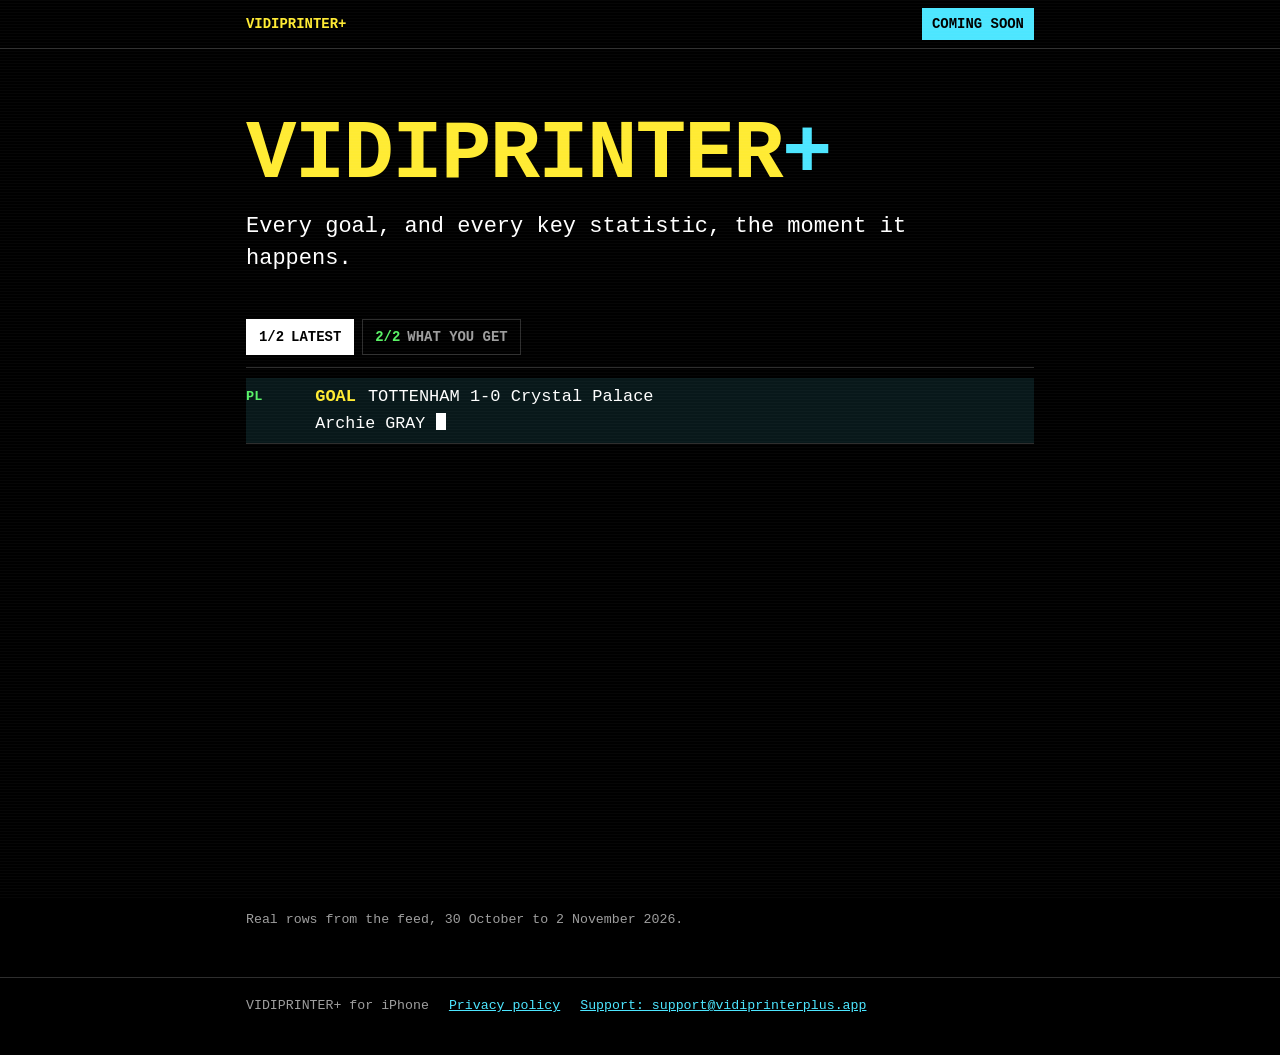
<file: docs/index.html>
<!DOCTYPE html>
<!-- Built by site.py from template.html, content.json and highlights.json. Edit those, not this file. -->
<html lang="en-GB">
<head>
<meta charset="utf-8">
<meta name="viewport" content="width=device-width, initial-scale=1">
<title>Vidiprinter+</title>
<meta name="description" content="Vidiprinter+ for iPhone: every goal, and every key statistic, the moment it happens. Live vidiprinter, live stats and alerts for your games.">
<meta name="theme-color" content="#000000">
<meta property="og:title" content="Vidiprinter+">
<meta property="og:description" content="Every goal, and every key statistic, the moment it happens.">
<link rel="icon" href="data:image/svg+xml,%3Csvg xmlns='http://www.w3.org/2000/svg' viewBox='0 0 64 64'%3E%3Crect width='64' height='64' rx='12' fill='%23000'/%3E%3Ctext x='32' y='44' font-family='Menlo,monospace' font-weight='700' font-size='30' text-anchor='middle' fill='%23ffeb33'%3EV+%3C/text%3E%3C/svg%3E">
<link rel="stylesheet" href="style.css">
<script>document.documentElement.classList.add("js");</script>
</head>
<body>

<header class="bar">
  <div class="wrap">
    <span class="name">VIDIPRINTER+</span>
    <a class="get" href="#get">COMING SOON</a>
  </div>
</header>

<main class="wrap">
  <section class="hero">
    <h1>VIDIPRINTER<span class="plus">+</span></h1>
    <p class="tag">Every goal, and every key statistic, the moment it happens.</p>
  </section>

  <div class="strip" role="tablist" aria-label="Pages">
    <button class="chip" role="tab" id="tab-feed" aria-controls="page-feed" aria-selected="true"><span class="n">1/2</span>Latest</button>
    <button class="chip" role="tab" id="tab-features" aria-controls="page-features" aria-selected="false"><span class="n">2/2</span>What you get</button>
  </div>

  <div class="screen">
    <section class="page" id="page-feed" role="tabpanel" aria-labelledby="tab-feed">
      <h2 class="sr">Latest</h2>
      <div class="feed" id="feed" aria-live="off">
<div class="row"><span class="code">PL</span><div><div class="head"><span class="lab c-cyan">FT</span><span class="score">Liverpool 0-1 Arsenal</span></div><div class="ins"><span class="chev">›</span><span>Arsenal climb to the top of the Premier League, above Manchester City</span></div><div class="ins"><span class="chev">›</span><span>Arsenal&#x27;s first league win at Liverpool in 14 visits</span></div></div></div>
<div class="row"><span class="code">NL</span><div><div class="head"><span class="lab c-cyan">FT</span><span class="score">Boreham Wood 4-3 Hartlepool</span></div><div class="ins"><span class="chev">›</span><span>Boreham Wood: 9 league wins in a row</span></div><div class="ins"><span class="chev">›</span><span>Boreham Wood unbeaten in 22 league games</span></div></div></div>
<div class="row"><span class="code">L2</span><div><div class="head"><span class="lab c-yellow">GOAL</span><span class="score">SALFORD 2-1 Exeter</span></div><div class="player">Will AIMSON 88&#x27;</div><div class="assist">Assist: Abraham ODOH</div><div class="ins"><span class="chev">›</span><span>Will Aimson scores against his old club (Exeter City 2022-2024)</span></div><div class="ins"><span class="chev">›</span><span>Will Aimson&#x27;s first goal for Salford City</span></div></div></div>
<div class="row"><span class="code">L1</span><div><div class="head"><span class="lab c-yellow">GOAL</span><span class="score">MK DONS 1-0 Doncaster</span></div><div class="player">Aaron COLLINS 2&#x27;</div><div class="assist">Assist: Marvin EKPITETA</div><div class="ins"><span class="chev">›</span><span>Aaron Collins is League One&#x27;s new top scorer with 10 goals</span></div></div></div>
<div class="row"><span class="code">CH</span><div><div class="head"><span class="lab c-yellow">GOAL</span><span class="score">Lincoln 0-2 BIRMINGHAM</span></div><div class="player">August PRISKE 60&#x27;</div><div class="assist">Assist: Christoph KLARER</div><div class="ins"><span class="chev">›</span><span>August Priske has 6 goals in 8 games</span></div></div></div>
<div class="row"><span class="code">PL</span><div><div class="head"><span class="lab c-yellow">GOAL</span><span class="score">TOTTENHAM 1-0 Crystal Palace</span></div><div class="player">Archie GRAY 25&#x27;</div><div class="assist">Assist: Mohammed KUDUS</div><div class="ins"><span class="chev">›</span><span>Archie Gray scores for the first time since February, 20 games ago</span></div></div></div>
      </div>
      <p class="note">Real rows from the feed, 30 October to 2 November 2026.</p>
    </section>

    <section class="page features" id="page-features" role="tabpanel" aria-labelledby="tab-features" hidden>
      <h2 class="sr">What you get</h2>
      <div id="feat">
<div class="row"><span class="code">LIVE</span><div><div class="head"><span class="lab c-yellow">GOAL</span><span class="score">Every goal, the moment it goes in</span></div><div class="ins"><span class="chev">›</span><span>Goals, red cards, missed penalties, results, displayed as they happen.</span></div></div></div>
<div class="row"><span class="code">FACT</span><div><div class="head"><span class="lab c-cyan">STATS</span><span class="score">More than the score</span></div><div class="ins"><span class="chev">›</span><span>The story behind the goal. Debuts, hat-tricks, scoring runs, droughts ended and season milestones, displayed as soon as they happen.</span></div><div class="ins"><span class="chev">›</span><span>At full time: the result in context, comebacks, winning runs and table moves.</span></div></div></div>
<div class="row"><span class="code">PUSH</span><div><div class="head"><span class="lab c-magenta">ALERTS</span><span class="score">Never miss a moment</span></div><div class="ins"><span class="chev">›</span><span>Alerts for line-ups, kick-off, goals, red cards, missed penalties, half time and full time.</span></div><div class="ins"><span class="chev">›</span><span>Vidiprinter+ supports push alerts, live activities and home screen widgets</span></div></div></div>
<div class="row"><span class="code">HIDE</span><div><div class="head"><span class="lab c-red">NO SPOILERS</span><span class="score">Keep games out of your feed</span></div><div class="ins"><span class="chev">›</span><span>Streaming, or watching your game on delay? Hide your club&#x27;s matches from the vidiprinter feed so you never accidentally spoil the action.</span></div></div></div>
<div class="row"><span class="code">FAN</span><div><div class="head"><span class="lab c-green">MY CLUB</span><span class="score">Your team, front and centre</span></div><div class="ins"><span class="chev">›</span><span>Follow as many clubs as you like.</span></div><div class="ins"><span class="chev">›</span><span>Each one has its own page featuring detailed stats, results and fixtures.</span></div></div></div>
<div class="row"><span class="code">TBL</span><div><div class="head"><span class="lab c-cyan">TABLES</span><span class="score">Standings, the way you want them</span></div><div class="ins"><span class="chev">›</span><span>Sort every league table by form, home and away record, goals for and against, xG, or between any two dates.</span></div></div></div>
<div class="row"><span class="code">SHR</span><div><div class="head"><span class="lab c-yellow">SHARE</span><span class="score">Post the line, not a screenshot</span></div><div class="ins"><span class="chev">›</span><span>Any stat line becomes an image for sharing on social media.</span></div></div></div>
<div class="row"><span class="code">NIL</span><div><div class="head"><span class="lab c-magenta">NO ADS</span><span class="score">Just the football</span></div><div class="ins"><span class="chev">›</span><span>No banners, no pop-ups, no betting promos. Nothing between you and the scores.</span></div></div></div>
<div class="row"><span class="code">ALL</span><div><div class="head"><span class="lab c-cyan">FT</span><span class="score">Football, top to bottom</span></div><div class="ins"><span class="chev">›</span><span>From the Premier League to the National League North and South in England, Women&#x27;s Super League, WSL 2 and domestic cups. Scottish Premiership to League Two, plus both cups.</span></div><div class="ins"><span class="chev">›</span><span>Europe&#x27;s top leagues and cups, the Women&#x27;s Champions League and MLS.</span></div></div></div>
      </div>

      <div class="cta" id="get">
        <a class="store soon" aria-disabled="true"><svg viewBox="0 0 24 24" aria-hidden="true"><path fill="currentColor" d="M16.4 12.6c0-2.5 2-3.6 2.1-3.7-1.2-1.7-3-1.9-3.6-2-1.5-.2-3 .9-3.8.9s-2-.9-3.3-.9c-1.7 0-3.3 1-4.2 2.5-1.8 3.1-.5 7.7 1.3 10.2.9 1.2 1.9 2.6 3.2 2.6 1.3-.1 1.8-.8 3.3-.8s2 .8 3.3.8c1.4 0 2.3-1.3 3.1-2.5 1-1.4 1.4-2.8 1.4-2.9 0 0-2.8-1.1-2.8-4.2zM13.9 5.1c.7-.8 1.2-2 1-3.1-1 0-2.2.7-2.9 1.5-.6.7-1.2 1.9-1 3 1.1.1 2.2-.6 2.9-1.4z"/></svg> COMING SOON TO THE APP STORE</a>
        <p class="price">For iPhone. Vidiprinter+ is £1.99 a month or £7.99 a year.</p>
      </div>
    </section>
  </div>
</main>

<footer>
  <div class="wrap">
    <span>VIDIPRINTER+ for iPhone</span>
    <a href="privacy.html">Privacy policy</a>
    <a href="mailto:support@vidiprinterplus.app">Support: support@vidiprinterplus.app</a>
  </div>
</footer>

<script>
(() => {
  const $ = (s) => document.querySelector(s);
  const SPEED = {"feed": 36, "features": 70};
  const still = matchMedia("(prefers-reduced-motion: reduce)").matches;
  if (still) document.documentElement.classList.add("still");

  /* Typing: a row's text comes out character by character, its lines
     appearing as they're reached, with the block cursor on the end. */
  const cursor = document.createElement("span");
  cursor.className = "cursor";
  cursor.setAttribute("aria-hidden", "true");
  let run = 0; // bumped to cancel whatever is typing
  const sleep = (ms) => new Promise((r) => setTimeout(r, ms));

  function prepare(row) {
    const parts = [];
    const walk = document.createTreeWalker(row, NodeFilter.SHOW_TEXT);
    for (let n; (n = walk.nextNode());) {
      if (!n.data.trim()) continue;
      const block = n.parentElement.closest(".head, .player, .assist, .ins, .code");
      parts.push({ n, text: n.data, block });
      n.data = "";
    }
    new Set(parts.map((p) => p.block).filter(Boolean)).forEach((b) => b.classList.add("wait"));
    return parts;
  }
  async function type(row, cps, id) {
    const parts = prepare(row);
    row.classList.remove("wait");
    const total = parts.reduce((s, p) => s + p.text.length, 0);
    const t0 = performance.now();
    let shown = 0;
    while (shown < total) {
      if (id !== run) return false;
      await new Promise(requestAnimationFrame);
      shown = Math.min(total, Math.floor((performance.now() - t0) / 1000 * cps) + 1);
      let left = shown, last = null;
      for (const p of parts) {
        const k = Math.min(p.text.length, left);
        left -= k;
        if (k > 0) { last = p; if (p.block) p.block.classList.remove("wait"); }
        if (p.n.data.length !== k) p.n.data = p.text.slice(0, k);
      }
      if (last && cursor.previousSibling !== last.n) last.n.after(cursor);
    }
    return true;
  }
  const rowsOf = (box) => [...box.children].map((r) => r.outerHTML);
  function make(html) {
    const t = document.createElement("template");
    t.innerHTML = html;
    return t.content.firstElementChild;
  }

  /* Page 1: the feed. The rows are in the page newest first; they print
     oldest first, each at the top, as in the app. */
  const feed = $("#feed");
  const feedRows = rowsOf(feed).reverse();
  async function playFeed() {
    const id = ++run;
    if (still) return;
    feed.replaceChildren();
    for (const html of feedRows) {
      const row = make(html);
      row.classList.add("fresh", "wait");
      feed.prepend(row);
      row.nextElementSibling?.classList.remove("fresh");
      if (!(await type(row, SPEED.feed, id))) return;
      await sleep(420);
      if (id !== run) return;
    }
    feed.firstElementChild?.classList.remove("fresh");
    cursor.remove();
    $("#tab-features").classList.add("nudge");
    await sleep(2600);
    if (id !== run) return;
    await wipe(id);
    if (id === run) show("features");
  }
  /* The page clears from the bottom up before the next one prints. */
  async function wipe(id) {
    cursor.remove();
    for (const r of [...feed.children].reverse()) {
      if (id !== run) return;
      r.classList.add("out");
      await sleep(70);
    }
    await sleep(160);
  }

  /* Page 2: what you get */
  const feat = $("#feat");
  const featHTML = feat.innerHTML;
  async function playFeatures() {
    const id = ++run;
    if (still) return;
    feat.innerHTML = featHTML;
    const cta = $("#get");
    cta.classList.add("wait");
    const rows = [...feat.children];
    rows.forEach((r) => r.classList.add("wait"));
    for (const r of rows) {
      if (!(await type(r, SPEED.features, id))) return;
      await sleep(140);
    }
    cursor.remove();
    if (id === run) cta.classList.remove("wait");
  }

  /* Subpages */
  const tabs = { feed: $("#tab-feed"), features: $("#tab-features") };
  const pages = { feed: $("#page-feed"), features: $("#page-features") };
  let current = null;
  function show(name, { replay = true } = {}) {
    current = name;
    for (const k in tabs) {
      tabs[k].setAttribute("aria-selected", String(k === name));
      tabs[k].tabIndex = k === name ? 0 : -1;
      pages[k].hidden = k !== name;
    }
    tabs.features.classList.remove("nudge");
    const want = name === "features" ? "#features" : "";
    if (location.hash !== want && (want || location.hash === "#features")) {
      try { history.replaceState(null, "", want || location.pathname + location.search); } catch (_) {}
    }
    if (replay) (name === "feed" ? playFeed : playFeatures)();
  }
  tabs.feed.addEventListener("click", () => show("feed"));
  tabs.features.addEventListener("click", () => show("features"));
  $(".strip").addEventListener("keydown", (e) => {
    if (e.key !== "ArrowLeft" && e.key !== "ArrowRight") return;
    const next = current === "feed" ? "features" : "feed";
    show(next); tabs[next].focus();
  });
  /* Before the app is live, the header button leads to the button at the end. */
  document.querySelectorAll('a[href="#get"]').forEach((a) => a.addEventListener("click", (e) => {
    e.preventDefault();
    if (current !== "features" && !still) {
      show("features", { replay: false });
      run++; cursor.remove();
      feat.innerHTML = featHTML; $("#get").classList.remove("wait");
    }
    $("#get").scrollIntoView({ behavior: still ? "auto" : "smooth", block: "center" });
  }));

  if (!still) show(location.hash === "#features" ? "features" : "feed");
})();
</script>
</body>
</html>
</file>
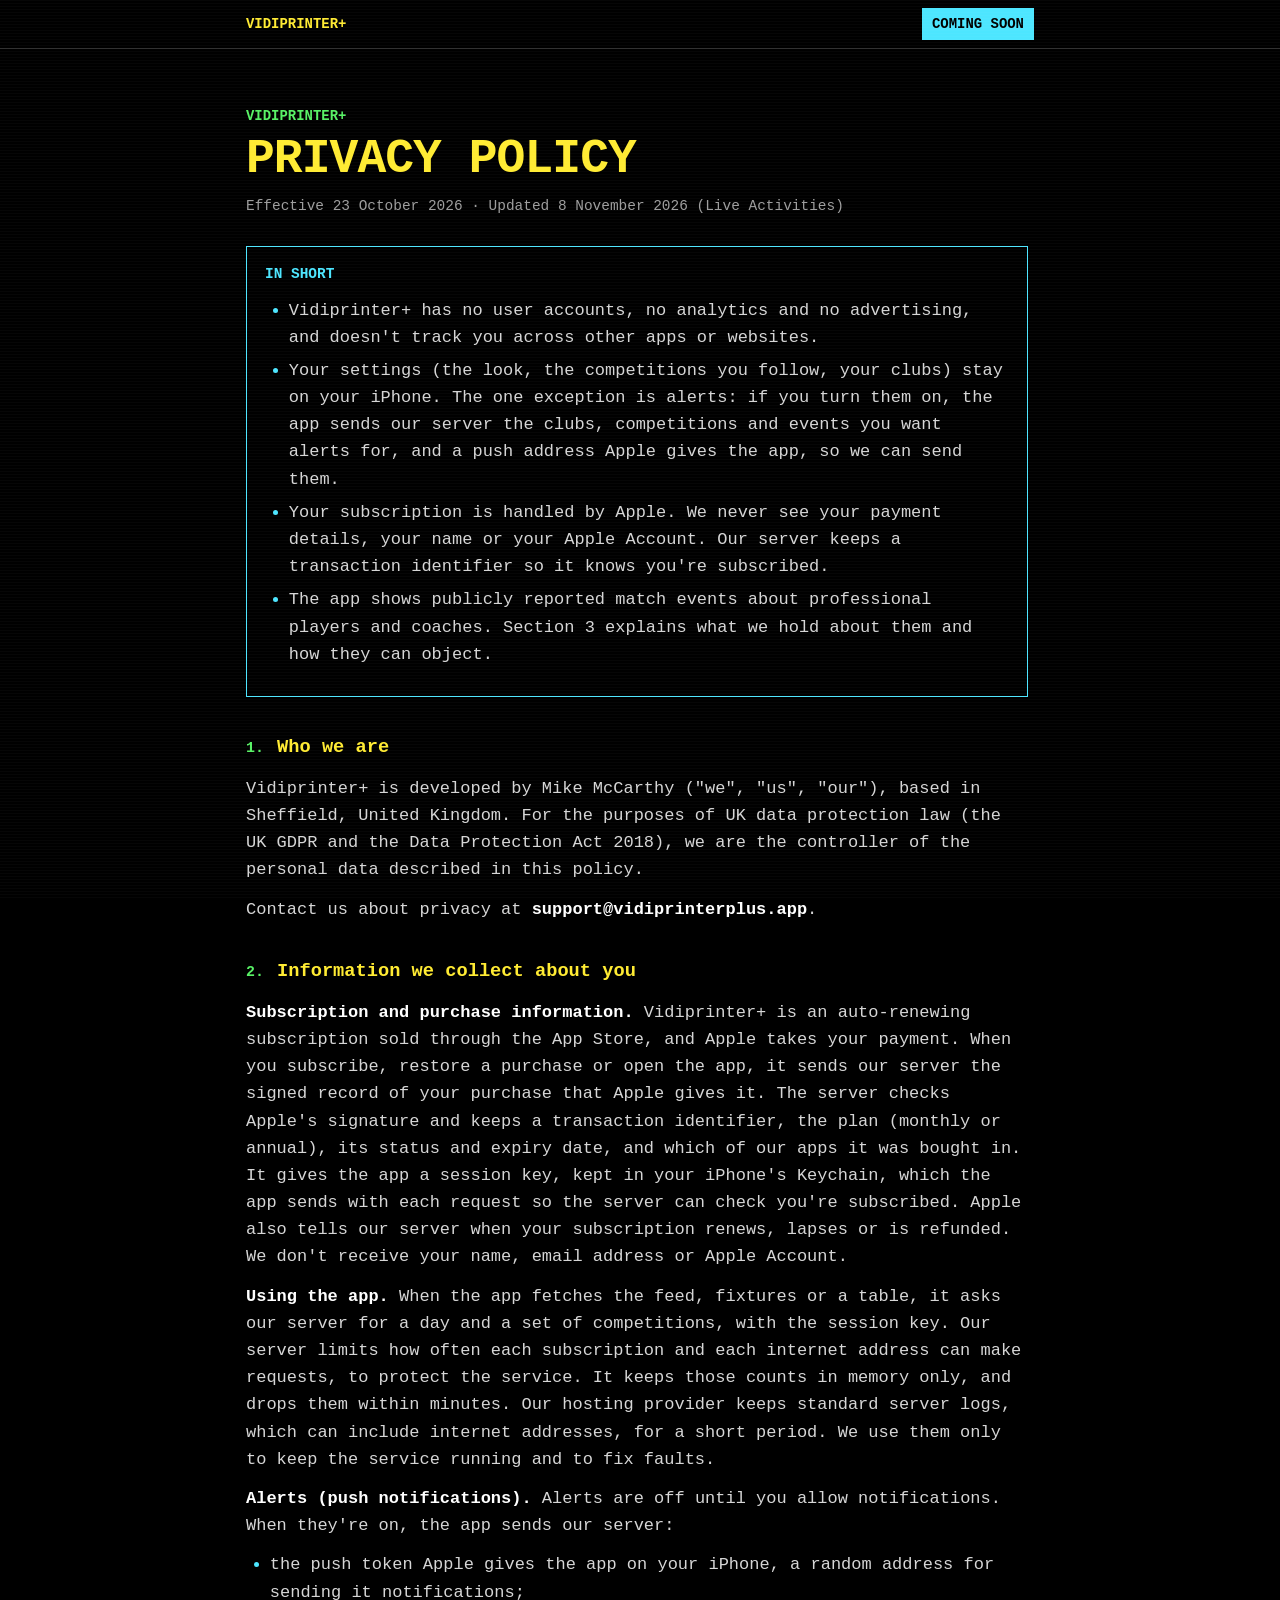
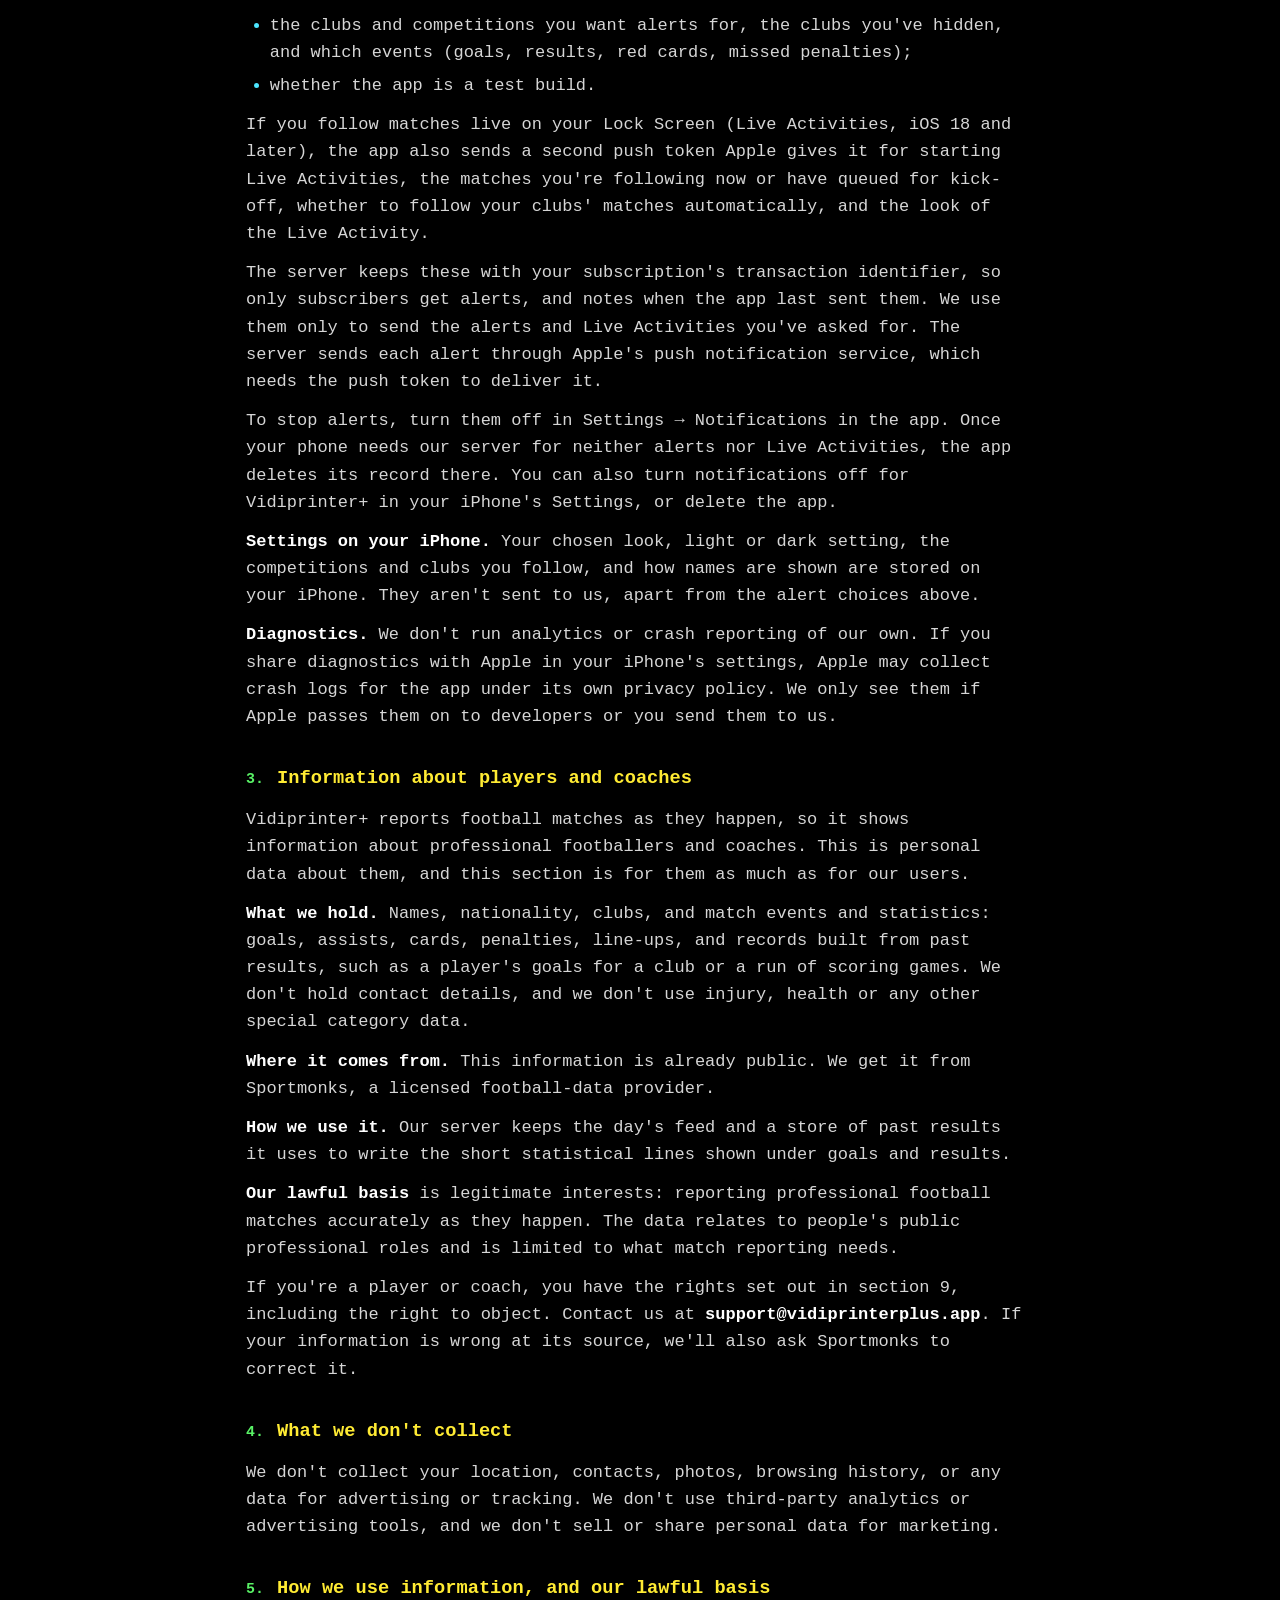
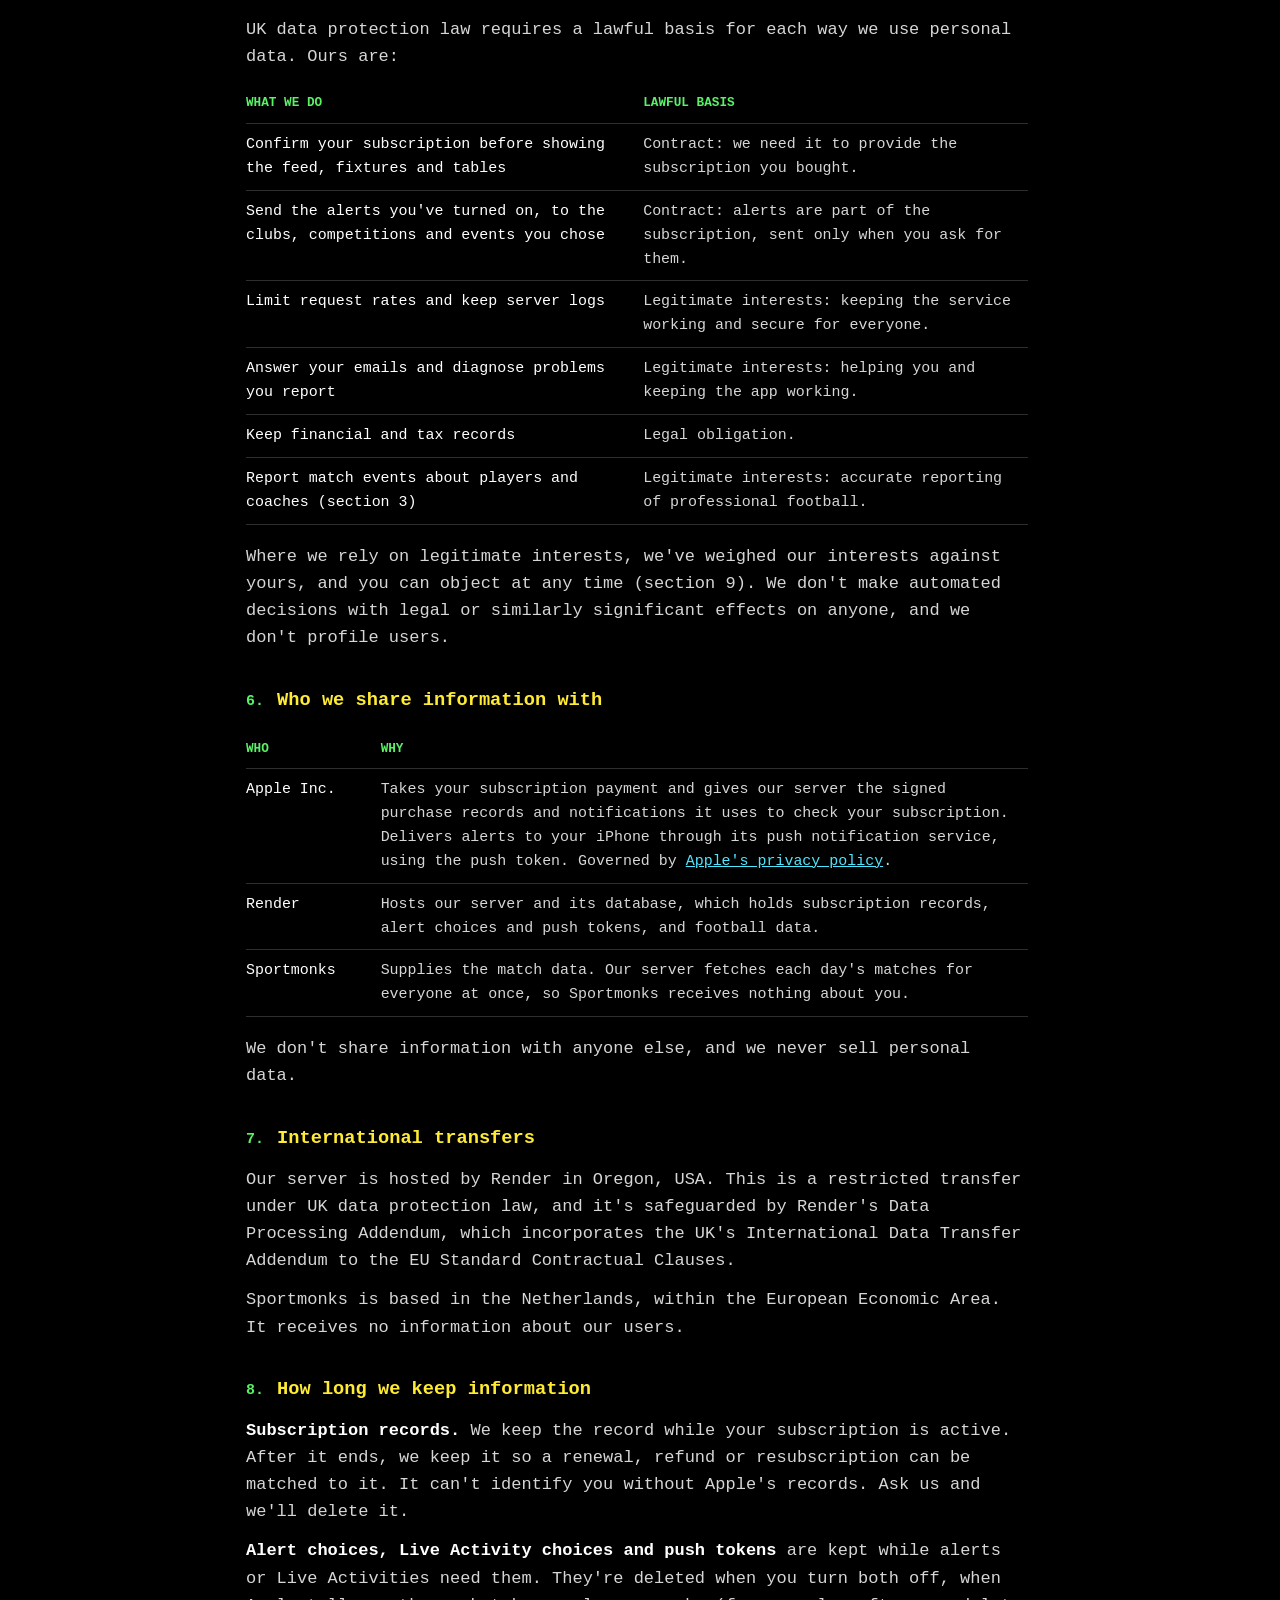
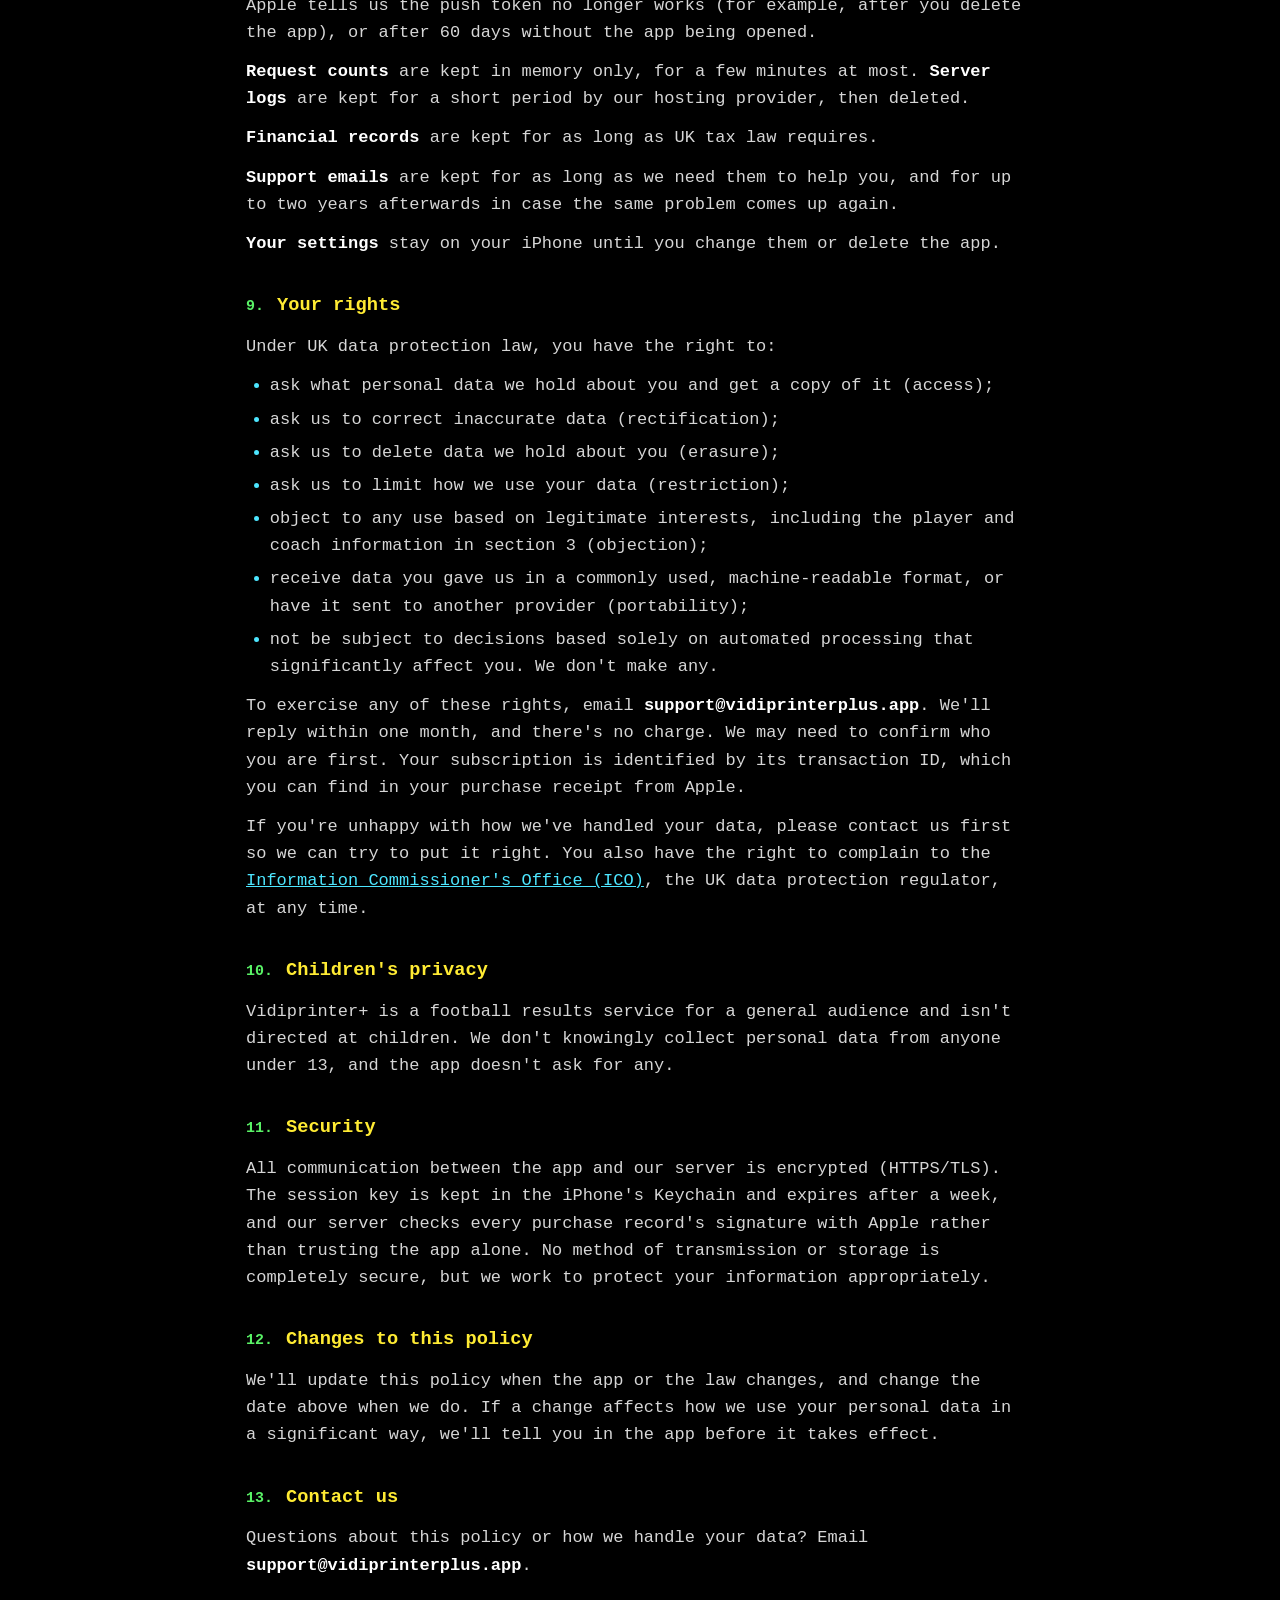
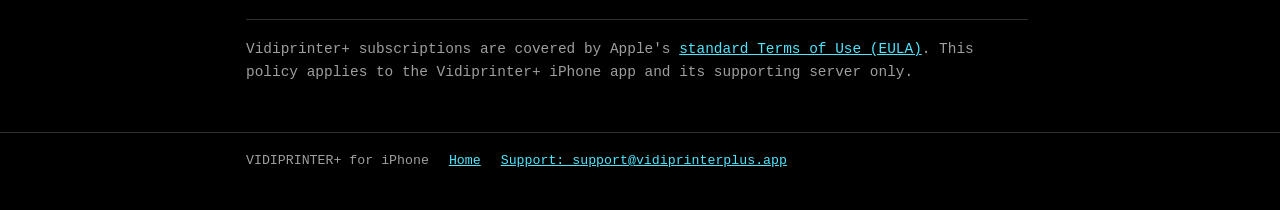
<file: docs/privacy.html>
<!DOCTYPE html>
<!-- Built by site.py from privacy-template.html, privacy.html and content.json. Edit those, not this file. -->
<html lang="en-GB">
<head>
<meta charset="utf-8">
<meta name="viewport" content="width=device-width, initial-scale=1">
<title>Vidiprinter+ Privacy Policy</title>
<meta name="description" content="How the Vidiprinter+ iPhone app handles personal data.">
<meta name="theme-color" content="#000000">
<link rel="icon" href="data:image/svg+xml,%3Csvg xmlns='http://www.w3.org/2000/svg' viewBox='0 0 64 64'%3E%3Crect width='64' height='64' rx='12' fill='%23000'/%3E%3Ctext x='32' y='44' font-family='Menlo,monospace' font-weight='700' font-size='30' text-anchor='middle' fill='%23ffeb33'%3EV+%3C/text%3E%3C/svg%3E">
<link rel="stylesheet" href="style.css">
</head>
<body>

<header class="bar">
  <div class="wrap">
    <a class="name" href="./">VIDIPRINTER+</a>
    <a class="get" href="./#get">COMING SOON</a>
  </div>
</header>

<main class="wrap">
  <article class="policy">
<!-- The privacy policy's text. Edit it here, then run: python3 site.py build -->
<p class="eyebrow">Vidiprinter+</p>
<h1>Privacy Policy</h1>
<p class="dates">Effective 23 October 2026 · Updated 8 November 2026 (Live Activities)</p>

<div class="summary">
  <h2>In short</h2>
  <ul>
    <li>Vidiprinter+ has no user accounts, no analytics and no advertising, and doesn't track you across other apps or websites.</li>
    <li>Your settings (the look, the competitions you follow, your clubs) stay on your iPhone. The one exception is alerts: if you turn them on, the app sends our server the clubs, competitions and events you want alerts for, and a push address Apple gives the app, so we can send them.</li>
    <li>Your subscription is handled by Apple. We never see your payment details, your name or your Apple Account. Our server keeps a transaction identifier so it knows you're subscribed.</li>
    <li>The app shows publicly reported match events about professional players and coaches. Section 3 explains what we hold about them and how they can object.</li>
  </ul>
</div>

<section>
  <h2 class="section-title"><span class="section-num">1.</span> Who we are</h2>
  <p>
    Vidiprinter+ is developed by Mike McCarthy ("we", "us", "our"), based in Sheffield, United Kingdom.
    For the purposes of UK data protection law (the UK GDPR and the Data Protection Act 2018), we are the
    controller of the personal data described in this policy.
  </p>
  <p>Contact us about privacy at <strong>support@vidiprinterplus.app</strong>.</p>
</section>

<section>
  <h2 class="section-title"><span class="section-num">2.</span> Information we collect about you</h2>
  <p>
    <strong>Subscription and purchase information.</strong> Vidiprinter+ is an auto-renewing subscription sold
    through the App Store, and Apple takes your payment. When you subscribe, restore a purchase or open the app,
    it sends our server the signed record of your purchase that Apple gives it. The server checks Apple's
    signature and keeps a transaction identifier, the plan (monthly or annual), its status and expiry date, and
    which of our apps it was bought in. It gives the app a session key, kept in your iPhone's Keychain, which the
    app sends with each request so the server can check you're subscribed. Apple also tells our server when your
    subscription renews, lapses or is refunded. We don't receive your name, email address or Apple Account.
  </p>
  <p>
    <strong>Using the app.</strong> When the app fetches the feed, fixtures or a table, it asks our server for a
    day and a set of competitions, with the session key. Our server limits how often each subscription and each
    internet address can make requests, to protect the service. It keeps those counts in memory only, and
    drops them within minutes. Our hosting provider keeps standard server logs, which can include internet addresses, for a short
    period. We use them only to keep the service running and to fix faults.
  </p>
  <p>
    <strong>Alerts (push notifications).</strong> Alerts are off until you allow notifications. When they're on,
    the app sends our server:
  </p>
  <ul>
    <li>the push token Apple gives the app on your iPhone, a random address for sending it notifications;</li>
    <li>the clubs and competitions you want alerts for, the clubs you've hidden, and which events (goals, results, red cards, missed penalties);</li>
    <li>whether the app is a test build.</li>
  </ul>
  <p>
    If you follow matches live on your Lock Screen (Live Activities, iOS 18 and later), the app also sends a second
    push token Apple gives it for starting Live Activities, the matches you're following now or have queued for
    kick-off, whether to follow your clubs' matches automatically, and the look of the Live Activity.
  </p>
  <p>
    The server keeps these with your subscription's transaction identifier, so only subscribers get alerts, and
    notes when the app last sent them. We use them only to send the alerts and Live Activities you've asked for. The server sends each
    alert through Apple's push notification service, which needs the push token to deliver it.
  </p>
  <p>
    To stop alerts, turn them off in Settings → Notifications in the app. Once your phone needs our server for
    neither alerts nor Live Activities, the app deletes its record there. You can also turn notifications off for Vidiprinter+ in your iPhone's Settings, or delete the app.
  </p>
  <p>
    <strong>Settings on your iPhone.</strong> Your chosen look, light or dark setting, the competitions and clubs
    you follow, and how names are shown are stored on your iPhone. They aren't sent to us, apart from the alert
    choices above.
  </p>
  <p>
    <strong>Diagnostics.</strong> We don't run analytics or crash reporting of our own. If you share diagnostics
    with Apple in your iPhone's settings, Apple may collect crash logs for the app under its own privacy policy.
    We only see them if Apple passes them on to developers or you send them to us.
  </p>
</section>

<section>
  <h2 class="section-title"><span class="section-num">3.</span> Information about players and coaches</h2>
  <p>
    Vidiprinter+ reports football matches as they happen, so it shows information about professional
    footballers and coaches. This is personal data about them, and this section is for them as much as for
    our users.
  </p>
  <p>
    <strong>What we hold.</strong> Names, nationality, clubs, and match events and statistics: goals, assists,
    cards, penalties, line-ups, and records built from past results, such as a player's goals for a club or a
    run of scoring games. We don't hold contact details, and we don't use injury, health or any other special
    category data.
  </p>
  <p>
    <strong>Where it comes from.</strong> This information is already public. We get it from Sportmonks, a
    licensed football-data provider.
  </p>
  <p>
    <strong>How we use it.</strong> Our server keeps the day's feed and a store of past results it uses to
    write the short statistical lines shown under goals and results.
  </p>
  <p>
    <strong>Our lawful basis</strong> is legitimate interests: reporting professional football matches
    accurately as they happen. The data relates to people's public professional roles and is limited to
    what match reporting needs.
  </p>
  <p>
    If you're a player or coach, you have the rights set out in section 9, including the right to object.
    Contact us at <strong>support@vidiprinterplus.app</strong>. If your information is wrong at its source, we'll
    also ask Sportmonks to correct it.
  </p>
</section>

<section>
  <h2 class="section-title"><span class="section-num">4.</span> What we don't collect</h2>
  <p>We don't collect your location, contacts, photos, browsing history, or any data for advertising or tracking. We don't use third-party analytics or advertising tools, and we don't sell or share personal data for marketing.</p>
</section>

<section>
  <h2 class="section-title"><span class="section-num">5.</span> How we use information, and our lawful basis</h2>
  <p>UK data protection law requires a lawful basis for each way we use personal data. Ours are:</p>
  <div class="table-wrap">
    <table>
      <tr><th>What we do</th><th>Lawful basis</th></tr>
      <tr><td>Confirm your subscription before showing the feed, fixtures and tables</td><td>Contract: we need it to provide the subscription you bought.</td></tr>
      <tr><td>Send the alerts you've turned on, to the clubs, competitions and events you chose</td><td>Contract: alerts are part of the subscription, sent only when you ask for them.</td></tr>
      <tr><td>Limit request rates and keep server logs</td><td>Legitimate interests: keeping the service working and secure for everyone.</td></tr>
      <tr><td>Answer your emails and diagnose problems you report</td><td>Legitimate interests: helping you and keeping the app working.</td></tr>
      <tr><td>Keep financial and tax records</td><td>Legal obligation.</td></tr>
      <tr><td>Report match events about players and coaches (section 3)</td><td>Legitimate interests: accurate reporting of professional football.</td></tr>
    </table>
  </div>
  <p>
    Where we rely on legitimate interests, we've weighed our interests against yours, and you can object at any
    time (section 9). We don't make automated decisions with legal or similarly significant effects on anyone,
    and we don't profile users.
  </p>
</section>

<section>
  <h2 class="section-title"><span class="section-num">6.</span> Who we share information with</h2>
  <div class="table-wrap">
    <table>
      <tr><th>Who</th><th>Why</th></tr>
      <tr><td>Apple Inc.</td><td>Takes your subscription payment and gives our server the signed purchase records and notifications it uses to check your subscription. Delivers alerts to your iPhone through its push notification service, using the push token. Governed by <a href="https://www.apple.com/legal/privacy/" target="_blank" rel="noopener">Apple's privacy policy</a>.</td></tr>
      <tr><td>Render</td><td>Hosts our server and its database, which holds subscription records, alert choices and push tokens, and football data.</td></tr>
      <tr><td>Sportmonks</td><td>Supplies the match data. Our server fetches each day's matches for everyone at once, so Sportmonks receives nothing about you.</td></tr>
    </table>
  </div>
  <p>We don't share information with anyone else, and we never sell personal data.</p>
</section>

<section>
  <h2 class="section-title"><span class="section-num">7.</span> International transfers</h2>
  <p>
    Our server is hosted by Render in Oregon, USA. This is a restricted transfer under UK data protection law,
    and it's safeguarded by Render's Data Processing Addendum, which incorporates the UK's International Data
    Transfer Addendum to the EU Standard Contractual Clauses.
  </p>
  <p>
    Sportmonks is based in the Netherlands, within the European Economic Area. It receives no information
    about our users.
  </p>
</section>

<section>
  <h2 class="section-title"><span class="section-num">8.</span> How long we keep information</h2>
  <p>
    <strong>Subscription records.</strong> We keep the record while your subscription is active. After it ends,
    we keep it so a renewal, refund or resubscription can be matched to it. It can't identify you without
    Apple's records. Ask us and we'll delete it.
  </p>
  <p>
    <strong>Alert choices, Live Activity choices and push tokens</strong> are kept while alerts or Live Activities need them. They're deleted when you turn
    both off, when Apple tells us the push token no longer works (for example, after you delete the app), or
    after 60 days without the app being opened.
  </p>
  <p><strong>Request counts</strong> are kept in memory only, for a few minutes at most. <strong>Server logs</strong> are kept for a short period by our hosting provider, then deleted.</p>
  <p><strong>Financial records</strong> are kept for as long as UK tax law requires.</p>
  <p><strong>Support emails</strong> are kept for as long as we need them to help you, and for up to two years afterwards in case the same problem comes up again.</p>
  <p><strong>Your settings</strong> stay on your iPhone until you change them or delete the app.</p>
</section>

<section>
  <h2 class="section-title"><span class="section-num">9.</span> Your rights</h2>
  <p>Under UK data protection law, you have the right to:</p>
  <ul>
    <li>ask what personal data we hold about you and get a copy of it (access);</li>
    <li>ask us to correct inaccurate data (rectification);</li>
    <li>ask us to delete data we hold about you (erasure);</li>
    <li>ask us to limit how we use your data (restriction);</li>
    <li>object to any use based on legitimate interests, including the player and coach information in section 3 (objection);</li>
    <li>receive data you gave us in a commonly used, machine-readable format, or have it sent to another provider (portability);</li>
    <li>not be subject to decisions based solely on automated processing that significantly affect you. We don't make any.</li>
  </ul>
  <p>
    To exercise any of these rights, email <strong>support@vidiprinterplus.app</strong>. We'll reply within one month,
    and there's no charge. We may need to confirm who you are first. Your subscription is identified by its
    transaction ID, which you can find in your purchase receipt from Apple.
  </p>
  <p>
    If you're unhappy with how we've handled your data, please contact us first so we can try to put it right.
    You also have the right to complain to the <a href="https://ico.org.uk/make-a-complaint/" target="_blank" rel="noopener">Information Commissioner's Office (ICO)</a>,
    the UK data protection regulator, at any time.
  </p>
</section>

<section>
  <h2 class="section-title"><span class="section-num">10.</span> Children's privacy</h2>
  <p>Vidiprinter+ is a football results service for a general audience and isn't directed at children. We don't knowingly collect personal data from anyone under 13, and the app doesn't ask for any.</p>
</section>

<section>
  <h2 class="section-title"><span class="section-num">11.</span> Security</h2>
  <p>
    All communication between the app and our server is encrypted (HTTPS/TLS). The session key is kept in the
    iPhone's Keychain and expires after a week, and our server checks every purchase record's signature with
    Apple rather than trusting the app alone. No method of transmission or storage is completely secure, but we
    work to protect your information appropriately.
  </p>
</section>

<section>
  <h2 class="section-title"><span class="section-num">12.</span> Changes to this policy</h2>
  <p>
    We'll update this policy when the app or the law changes, and change the date above when we do. If a change
    affects how we use your personal data in a significant way, we'll tell you in the app before it takes effect.
  </p>
</section>

<section>
  <h2 class="section-title"><span class="section-num">13.</span> Contact us</h2>
  <p>Questions about this policy or how we handle your data? Email <strong>support@vidiprinterplus.app</strong>.</p>
</section>

<p class="policy-note">
  Vidiprinter+ subscriptions are covered by Apple's <a href="https://www.apple.com/legal/internet-services/itunes/dev/stdeula/" target="_blank" rel="noopener">standard Terms of Use (EULA)</a>. This policy applies to the Vidiprinter+ iPhone app and its supporting server only.
</p>

  </article>
</main>

<footer>
  <div class="wrap">
    <span>VIDIPRINTER+ for iPhone</span>
    <a href="./">Home</a>
    <a href="mailto:support@vidiprinterplus.app">Support: support@vidiprinterplus.app</a>
  </div>
</footer>
</body>
</html>
</file>
<file: docs/style.css>
/* The app's Old School palette (Vidiprinter/Views/Teletext.swift), dark. */
:root {
  --bg: #000;
  --text: #fff;
  --yellow: #ffeb33;
  --cyan: #4de6ff;
  --green: #59f266;
  --red: #ff4d4d;
  --magenta: #ff66ff;
  --quiet: #9e9e9e;
  --sep: #2e2e2e;
  --mono: ui-monospace, "SF Mono", SFMono-Regular, Menlo, Consolas, "Liberation Mono", "Roboto Mono", monospace;
  --code-w: 3.6em;
  color-scheme: dark;
}
* { box-sizing: border-box; }
html { -webkit-text-size-adjust: 100%; }
body {
  margin: 0;
  background: var(--bg);
  color: var(--text);
  font-family: var(--mono);
  font-size: clamp(14px, 1.2vw + 10px, 17px);
  line-height: 1.45;
  overflow-x: hidden;
}
/* Faint scanlines, like the old set. */
body::after {
  content: "";
  position: fixed; inset: 0;
  pointer-events: none;
  background: repeating-linear-gradient(to bottom, rgba(255,255,255,.025) 0 1px, transparent 1px 3px);
  z-index: 50;
}
a { color: var(--cyan); }
.wrap { max-width: 820px; margin: 0 auto; padding: 0 16px; }

/* Header line: the name and the button */
.bar {
  position: sticky; top: 0; z-index: 40;
  background: var(--bg);
  border-bottom: 1px solid var(--sep);
}
.bar .wrap {
  display: flex; align-items: center; justify-content: space-between; gap: 12px;
  min-height: 48px;
  font-size: .82em;
}
.bar .name { color: var(--yellow); font-weight: 700; }
.bar .get {
  background: var(--cyan); color: #000; text-decoration: none;
  font-weight: 700; padding: 6px 10px; white-space: nowrap;
}
.bar .get:hover, .bar .get:focus-visible { background: var(--yellow); }

/* Title */
.hero { padding: clamp(28px, 6vw, 64px) 0 18px; }
h1 {
  margin: 0;
  font-size: clamp(40px, 9vw, 84px);
  line-height: 1;
  letter-spacing: -.02em;
  color: var(--yellow);
  font-weight: 800;
}
h1 .plus { color: var(--cyan); }
.tag {
  margin: 14px 0 0;
  font-size: clamp(16px, 1.6vw + 11px, 22px);
  max-width: 34em;
}

/* Subpage strip, like the app's view chips */
.strip {
  display: flex; gap: 8px; flex-wrap: wrap;
  margin: 26px 0 12px;
}
.chip {
  font: inherit; font-size: .82em; font-weight: 700;
  color: var(--quiet); background: transparent;
  border: 1px solid var(--sep);
  padding: 7px 12px; cursor: pointer;
  text-transform: uppercase;
}
.chip .n { color: var(--green); margin-right: .5em; }
.chip[aria-selected="true"] { color: #000; background: var(--text); border-color: var(--text); }
.chip[aria-selected="true"] .n { color: #000; }
.chip:focus-visible { outline: 2px solid var(--cyan); outline-offset: 2px; }
.chip.nudge { animation: nudge 1.2s ease-in-out infinite; }
@keyframes nudge { 50% { border-color: var(--yellow); color: var(--yellow); } }

/* The screen */
.screen { border-top: 1px solid var(--sep); }
.page { padding-top: 10px; }
.feed {
  position: relative;
  height: clamp(380px, 58svh, 560px);
  overflow: hidden;
}
.feed::after {
  content: ""; position: absolute; left: 0; right: 0; bottom: 0; height: 90px;
  background: linear-gradient(transparent, var(--bg));
  pointer-events: none;
}
.note { color: var(--quiet); font-size: .78em; margin: 10px 0 0; }

/* A vidiprinter row (FeedRow) */
.row {
  display: grid;
  grid-template-columns: var(--code-w) 1fr;
  column-gap: 8px;
  padding: 7px 0;
  border-bottom: 1px solid var(--sep);
}
.row.fresh { background: rgba(77,230,255,.10); }
.code { color: var(--green); font-weight: 700; font-size: .8em; padding-top: .15em; white-space: nowrap; }
.head { display: flex; flex-wrap: wrap; column-gap: .7em; align-items: baseline; }
.lab { font-weight: 700; }
.c-yellow { color: var(--yellow); }
.c-cyan { color: var(--cyan); }
.c-green { color: var(--green); }
.c-red { color: var(--red); }
.c-magenta { color: var(--magenta); }
.c-grey { color: var(--quiet); }
.player { font-size: .98em; margin-top: 2px; }
.assist { color: var(--quiet); font-size: .88em; }
.ins { display: flex; gap: .5em; color: var(--quiet); font-size: .88em; margin: 3px 0 0 1.1em; }
.ins .chev { color: var(--cyan); }
.wait { display: none !important; }
.cursor {
  display: inline-block; width: .6em; height: 1.05em;
  background: var(--text); vertical-align: -.15em; margin-left: 1px;
  animation: blink 1s steps(1) infinite;
}
@keyframes blink { 50% { opacity: 0; } }
.row.out { opacity: 0; transform: translateX(-6px); transition: opacity .12s, transform .12s; }

/* Features page */
.features .row { padding: 14px 0; }
.features .head { font-size: 1.12em; }
.features .score { font-weight: 700; }
.features .ins { font-size: .92em; color: #c9c9c9; }
.strike { text-decoration: line-through; color: var(--quiet); }

.cta { padding: 28px 0 10px; transition: opacity .4s; }
.cta.wait { display: block !important; opacity: 0; visibility: hidden; }
.store {
  display: inline-flex; align-items: center; gap: 12px;
  background: var(--yellow); color: #000; text-decoration: none;
  font-weight: 800; font-size: 1.05em;
  padding: 14px 20px;
}
.store:hover, .store:focus-visible { background: var(--cyan); }
.store.soon, .store.soon:hover { background: transparent; color: var(--yellow); border: 2px solid var(--yellow); cursor: default; }
.store svg { width: 22px; height: 22px; flex: none; }
.price { color: var(--quiet); font-size: .85em; margin: 12px 0 0; }

footer { border-top: 1px solid var(--sep); margin-top: 48px; padding: 18px 0 40px; color: var(--quiet); font-size: .78em; }
footer .wrap { display: flex; flex-wrap: wrap; gap: 8px 20px; }

/* Without script, or with reduced motion: both pages, one after the other. */
html:not(.js) .strip, html.still .strip { display: none; }
html:not(.js) .page[hidden], html.still .page[hidden] { display: block; }
html.still .feed, html:not(.js) .feed { height: auto; }
html.still .feed::after, html:not(.js) .feed::after { display: none; }
html:not(.js) .features, html.still .features { margin-top: 32px; }
.sr { position: absolute; width: 1px; height: 1px; overflow: hidden; clip: rect(0 0 0 0); white-space: nowrap; }

/* The privacy policy, in the same look */
a.name { text-decoration: none; }
.policy { padding: clamp(28px, 6vw, 56px) 0 0; max-width: 46em; line-height: 1.6; }
.policy .eyebrow { color: var(--green); font-weight: 700; font-size: .82em; margin: 0 0 8px; text-transform: uppercase; }
.policy h1 { font-size: clamp(30px, 6vw, 48px); text-transform: uppercase; }
.policy .dates { color: var(--quiet); font-size: .85em; margin: 12px 0 28px; }
.policy .summary { border: 1px solid var(--cyan); padding: 16px 18px; margin-bottom: 36px; }
.policy .summary h2 { color: var(--cyan); font-size: .85em; text-transform: uppercase; margin: 0 0 10px; }
.policy section { margin-bottom: 34px; }
.policy .section-title { color: var(--yellow); font-size: 1.1em; margin: 0 0 12px; display: flex; gap: .7em; align-items: baseline; }
.policy .section-num { color: var(--green); font-size: .8em; }
.policy p { margin: 0 0 12px; color: #d6d6d6; }
.policy ul { margin: 0 0 12px; padding-left: 1.4em; color: #d6d6d6; }
.policy li { margin-bottom: 6px; }
.policy li::marker { color: var(--cyan); }
.policy strong { color: var(--text); }
.policy .table-wrap { overflow-x: auto; margin: 14px 0 18px; }
.policy table { width: 100%; border-collapse: collapse; font-size: .88em; }
.policy th, .policy td { text-align: left; padding: 9px 10px 9px 0; border-bottom: 1px solid var(--sep); vertical-align: top; }
.policy th { color: var(--green); font-size: .85em; text-transform: uppercase; }
.policy td { color: #d6d6d6; }
.policy td:first-child { color: var(--text); min-width: 9em; }
.policy .policy-note { color: var(--quiet); font-size: .85em; border-top: 1px solid var(--sep); padding-top: 18px; margin-top: 40px; }
</file>
